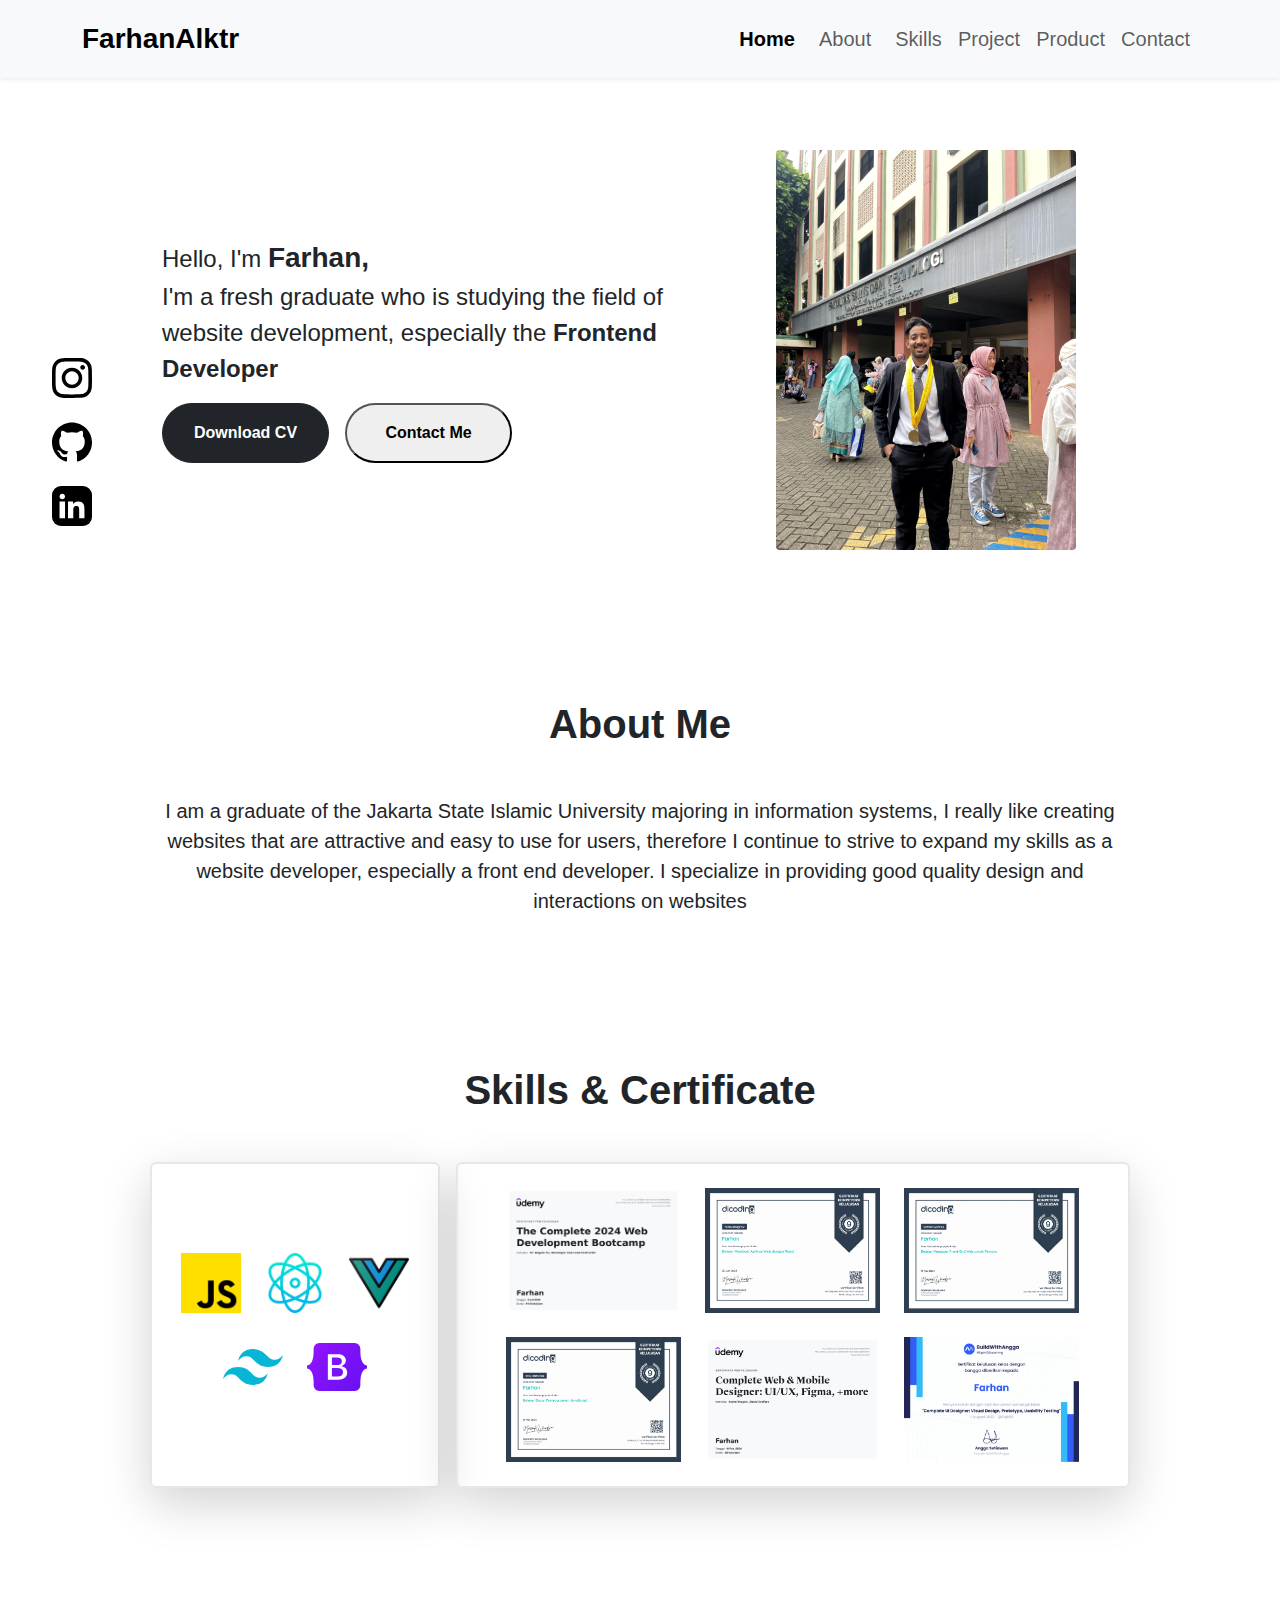
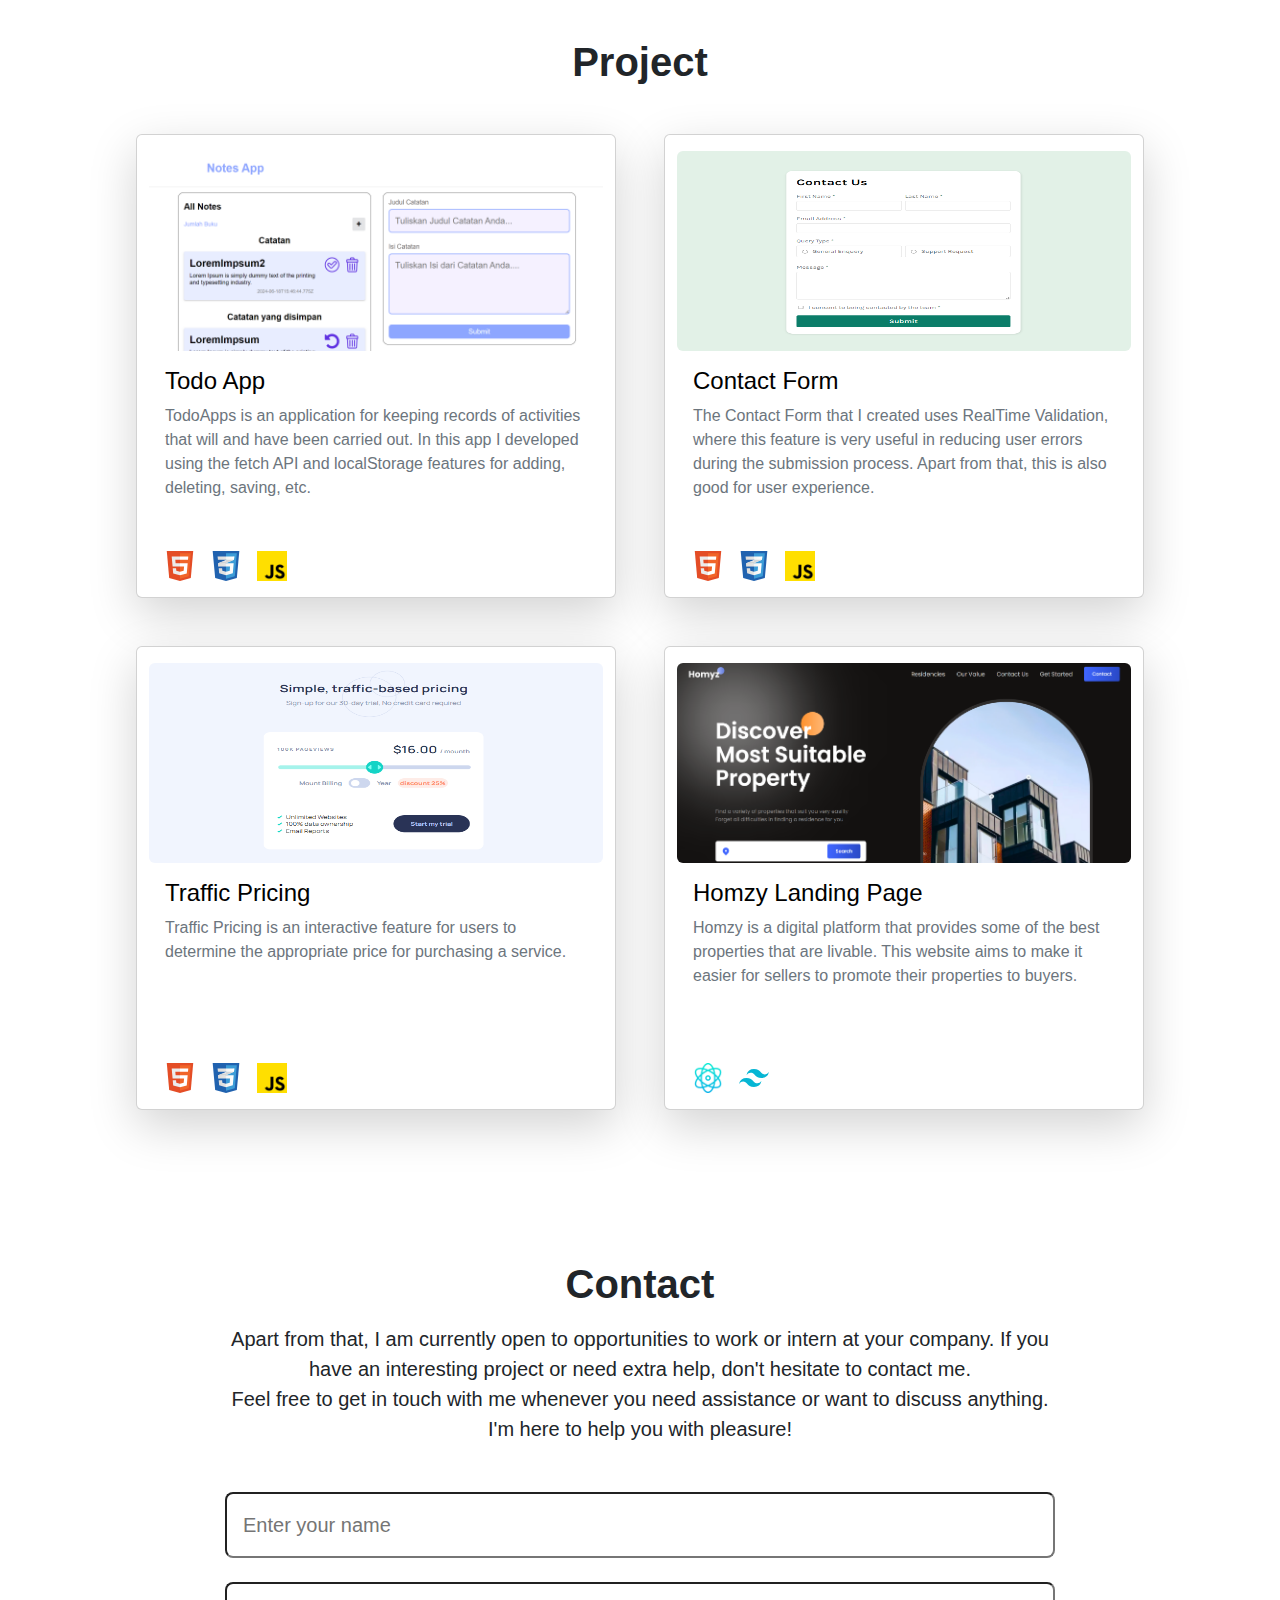
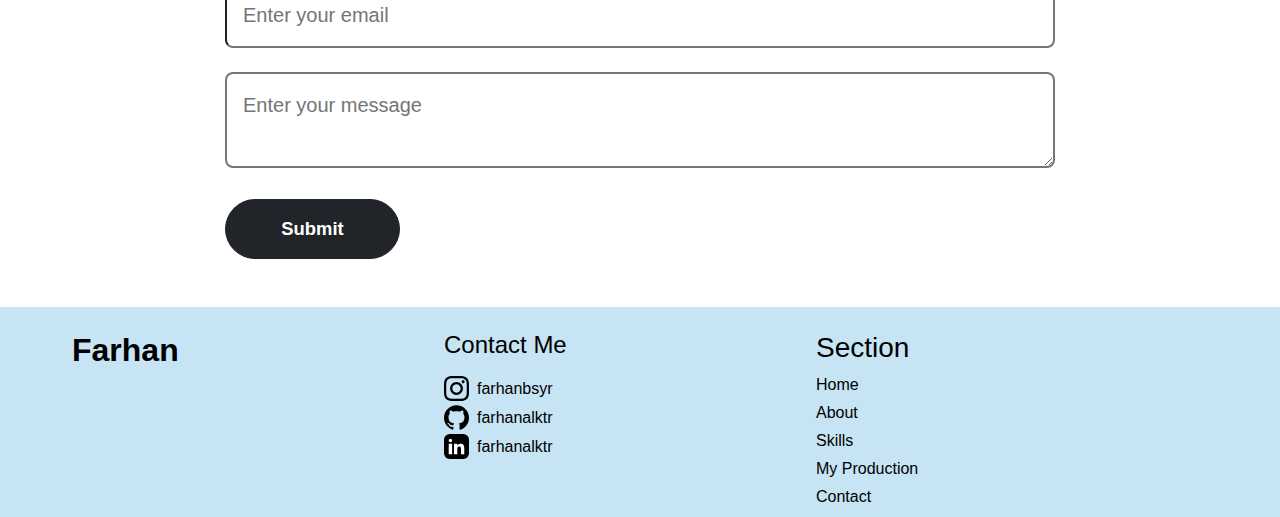
<file: index.html>
<!DOCTYPE html>
<html lang="en">
  <head>
    <meta charset="utf-8" />

    <meta name="viewport" content="width=device-width, initial-scale=1" />
    <title>Bootstrap w/ Vite</title>
    <link rel="stylesheet" href="./bootstrap-5.3.3-dist/css/bootstrap.css" />
    <link rel="stylesheet" href="style.css" />
    <script
      type="module"
      src="./bootstrap-5.3.3-dist/js/bootstrap.bundle.min.js"
    ></script>
  </head>
  <body>
    <header class="shadow-sm position-fixed z-3 top-0 w-100">
      <!-- navbar -->
      <nav class="navbar navbar-expand-md py-3 bg-body-tertiary">
        <div class="container-md">
          <!-- logo -->
          <a class="navbar-brand m-0 p-0 fw-bold fs-3" href="#">FarhanAlktr</a>
          <!-- toogler -->
          <button
            class="navbar-toggler px-0 shadow-none border-0"
            type="button"
            data-bs-toggle="offcanvas"
            data-bs-target="#offcanvasNavbar"
            aria-controls="offcanvasNavbar"
            aria-label="Toggle navigation"
          >
            <span class="navbar-toggler-icon"></span>
          </button>

          <!-- sidebtn -->
          <div
            class="sidebtn offcanvas m-0 offcanvas-start"
            tabindex="-1"
            id="offcanvasNavbar"
            aria-labelledby="offcanvasNavbarLabel"
          >
            <!-- sidebtn header -->
            <div class="offcanvas-header border-bottom">
              <h5
                class="offcanvas-title ps-2 fs-4 fw-semibold"
                id="offcanvasNavbarLabel"
              >
                FarhanAlktr
              </h5>
              <button
                type="button"
                class="btn-close btn-close-white shadow-none"
                data-bs-dismiss="offcanvas"
                aria-label="Close"
              ></button>
            </div>

            <!-- sidebtn body -->
            <div class="offcanvas-body">
              <ul
                class="navbar-nav fs-5 justify-content-md-end align-items-center flex-grow-1"
              >
                <li class="nav-item">
                  <a
                    class="nav-link fw-semibold active"
                    aria-current="page"
                    href="#"
                    >Home</a
                  >
                </li>
                <li class="nav-item mx-2">
                  <a class="nav-link" target="_self" href="#about">About</a>
                </li>
                <li class="nav-item">
                  <a class="nav-link" target="_self" href="#skills">Skills</a>
                </li>
                <li class="nav-item">
                  <a class="nav-link" target="_self" href="#project">Project</a>
                </li>
                <li class="nav-item">
                  <a class="nav-link" target="_blank" href="./productPage.html"
                    >Product</a
                  >
                </li>
                <li class="nav-item">
                  <a class="nav-link" target="_self" href="#contact">Contact</a>
                </li>
              </ul>
            </div>
          </div>
        </div>
      </nav>
    </header>
    <aside class="sidebar d-none d-md-flex z-3 position-fixed">
      <ul class="d-flex flex-column gap-4">
        <li>
          <a href="https://www.instagram.com/farhanbsyr/"
            ><img
              width="40px"
              height="40px"
              src="./assets/black-instagram-icon.svg"
              alt="instagram"
          /></a>
        </li>
        <li>
          <a href="https://github.com/farhanbsyr" target="_blank"
            ><img
              width="40px"
              height="40px"
              src="./assets/github-icon.svg"
              alt="github"
          /></a>
        </li>
        <li>
          <a target="_blank" href="https://www.linkedin.com/in/farhanalktr/"
            ><img
              width="40px"
              height="40px"
              src="./assets/linkedin-square-icon.svg"
              alt="linkedin"
          /></a>
        </li>
      </ul>
    </aside>
    <main class="my-5">
      <!-- profile -->
      <section
        id="profile"
        class="profile cobanih row d-flex flex-md-row flex-column-reverse gap-md-0 gap-4"
      >
        <div
          class="col-md-7 text-hero text-center text-md-start d-flex justify-content-center align-items-md-start align-items-center flex-column"
        >
          <p class="fs-4">
            Hello, I'm <span class="fs-3 fw-semibold">Farhan,</span> <br />
            I'm a fresh graduate who is studying the field of website
            development, especially the
            <span class="fs-4 fw-semibold">Frontend Developer</span>
          </p>
          <div
            class="btn-profile d-flex justify-content-center justify-content-md-start gap-3"
          >
            <a href="./assets/CV Farhan.pdf" target="_blank"
              ><button
                class="btn w-100 fw-semibold h-100 rounded-5 btn-md btn-dark"
              >
                Download CV
              </button></a
            >
            <a href="#contact" target="_self">
              <button
                class="btn-contacts btn-md fw-semibold w-100 h-100 rounded-5"
              >
                Contact Me
              </button>
            </a>
          </div>
        </div>
        <div class="col-md-5 p-0 d-flex justify-content-center">
          <div class="cobagambar">
            <img
              width="300"
              class="rounded-1"
              src="./assets/Farhan-W.jpeg"
              alt="Profile"
            />
          </div>
        </div>
      </section>

      <!-- about me -->
      <section id="about" class="about px-1">
        <div class="text-center fs-5">
          <h1 class="fw-semibold mb-5">About Me</h1>
          <p>
            I am a graduate of the Jakarta State Islamic University majoring in
            information systems, I really like creating websites that are
            attractive and easy to use for users, therefore I continue to strive
            to expand my skills as a website developer, especially a front end
            developer. I specialize in providing good quality design and
            interactions on websites
          </p>
        </div>
      </section>

      <!-- skills -->
      <section id="skills" class="">
        <div class="text-center mb-5">
          <h1 class="fw-semibold">Skills & Certificate</h1>
        </div>
        <div class="d-flex flex-column-reverse flex-lg-row gap-3">
          <div
            class="border-sec shadow-lg justify-content-center flex-wrap skill-sec text-center d-flex align-content-center gap-md-4 gap-2 rounded-2"
          >
            <img
              width="60px"
              height="60px"
              src="./assets/js (1).png"
              alt="Javascript"
            />

            <img
              src="./assets/physics.png"
              width="60px"
              height="60px"
              alt="ReactJS"
            />
            <img
              src="./assets/document.png"
              width="60px"
              height="60px"
              alt="VueJS"
            />
            <img
              src="./assets/tailwind-css-icon.svg"
              width="60px"
              height="60px"
              alt="Tailwindcss"
            />
            <img
              src="./assets/bootstrap-5-logo-icon.svg"
              width="60px"
              height="60px"
              alt="Bootsrap"
            />
          </div>

          <!-- sertif -->
          <div
            class="d-flex gap-md-4 gap-2 shadow-lg border-sec sertif-sec flex-wrap justify-content-center rounded-2"
          >
            <img
              src="./sertif/Sertifikat Udemy The Complete 2024 Web Development BootCamp.jpg"
              width="175px"
              height="125px"
              alt="Udemy Fullstack"
            />
            <img
              src="./sertif/SertifikatDicoding_React-1-1.png"
              width="175px"
              height="125px"
              alt="ReactJS"
            />
            <img
              src="./sertif/SertifikatDicodingFrontEnd-3-1.png"
              width="175px"
              height="125px"
              alt="Dicoding Front End 3"
            />
            <img
              src="./sertif/SertifikatDicoding_FrontEnd-2-1.png"
              width="175px"
              height="125px"
              alt="Dicoding Frontend 2"
            />
            <img
              src="./sertif/Sertifikat Udemy Complete Web dan Mobile Designer-1.png"
              width="175px"
              height="125px"
              alt="Udemy Complete Website"
            />
            <img
              src="./sertif/Sertiikat Kelas CompleteUIDesigner -Angga-1.png"
              width="175px"
              height="125px"
              alt="UI/UX"
            />
          </div>
        </div>
      </section>

      <!-- project -->
      <section id="project" class="mx-md-5 mx-2">
        <div class="text-center mb-5">
          <h1 class="fw-semibold">Project</h1>
        </div>
        <div class="card-project justify-content-center gap-5 row row-cols-2">
          <!-- card 1 -->
          <div class="card col shadow-lg" style="width: 30rem">
            <a
              target="_blank"
              href="https://notes-app-with-djl89gxy3-farhanbsyrs-projects.vercel.app/"
            >
              <div class="py-3">
                <div class="cardTop">
                  <img
                    src="./assets/todoApps.png"
                    height="200px"
                    width="300px"
                    class="card-img-top rounded-2 bg-cover"
                    alt="TodoApps"
                  />
                  <div class="card-body p-3">
                    <h5 class="card-title text-black fs-4">Todo App</h5>
                    <p class="card-text text-secondary text-start">
                      TodoApps is an application for keeping records of
                      activities that will and have been carried out. In this
                      app I developed using the fetch API and localStorage
                      features for adding, deleting, saving, etc.
                    </p>
                  </div>
                </div>
                <div class="icon-skills d-flex gap-3 px-3">
                  <img
                    src="./assets/html-icon.svg"
                    alt="html"
                    width="30px"
                    height="30px"
                  />
                  <img
                    src="./assets/css-icon.svg"
                    alt="html"
                    width="30px"
                    height="30px"
                  />
                  <img
                    src="./assets/js (1).png"
                    alt="html"
                    width="30px"
                    height="30px"
                  />
                </div>
              </div>
            </a>
          </div>

          <!-- card 2 -->
          <div class="card col shadow-lg" style="width: 30rem">
            <a href="https://contact-form-blush-phi.vercel.app/" target="_blank"
              ><div class="py-3">
                <div class="cardTop">
                  <img
                    src="./assets/Form-FrontendMentor.png"
                    height="200px"
                    width="300px"
                    class="card-img-top rounded-2 bg-cover"
                    alt="ContactForm"
                  />
                  <div class="card-body p-3">
                    <h5 class="card-title text-black fs-4">Contact Form</h5>
                    <p class="card-text text-secondary text-start">
                      The Contact Form that I created uses RealTime Validation,
                      where this feature is very useful in reducing user errors
                      during the submission process. Apart from that, this is
                      also good for user experience.
                    </p>
                  </div>
                </div>
                <div class="icon-skills d-flex gap-3 px-3">
                  <img
                    src="./assets/html-icon.svg"
                    alt="html"
                    width="30px"
                    height="30px"
                  />
                  <img
                    src="./assets/css-icon.svg"
                    alt="html"
                    width="30px"
                    height="30px"
                  />
                  <img
                    src="./assets/js (1).png"
                    alt="html"
                    width="30px"
                    height="30px"
                  />
                </div></div
            ></a>
          </div>

          <!-- card 3 -->
          <div class="card col shadow-lg" style="width: 30rem">
            <a
              href="https://interactive-pricing-hazel-alpha.vercel.app/"
              target="_blank"
            >
              <div class="py-3">
                <div class="cardTop">
                  <img
                    src="./assets/TrafficPricing.png"
                    height="200px"
                    width="300px"
                    class="card-img-top rounded-2 bg-cover"
                    alt="Interractive Pricing"
                  />
                  <div class="card-body p-3">
                    <h5 class="card-title text-black fs-4">Traffic Pricing</h5>
                    <p class="card-text text-secondary text-start">
                      Traffic Pricing is an interactive feature for users to
                      determine the appropriate price for purchasing a service.
                    </p>
                  </div>
                </div>
                <div class="icon-skills d-flex gap-3 px-3">
                  <img
                    src="./assets/html-icon.svg"
                    alt="html"
                    width="30px"
                    height="30px"
                  />
                  <img
                    src="./assets/css-icon.svg"
                    alt="html"
                    width="30px"
                    height="30px"
                  />
                  <img
                    src="./assets/js (1).png"
                    alt="html"
                    width="30px"
                    height="30px"
                  />
                </div>
              </div>
            </a>
          </div>

          <!-- card 4 -->
          <div class="card col shadow-lg" style="width: 30rem">
            <a
              href="https://github.com/farhanbsyr/Homzy-Real-Estate.git"
              target="_blank"
            >
              <div class="py-3">
                <div class="cardTop">
                  <img
                    src="./assets/homzy.png"
                    height="200px"
                    width="300px"
                    class="card-img-top rounded-2 bg-cover"
                    alt="Homzy Website"
                  />
                  <div class="card-body p-3">
                    <h5 class="card-title text-black fs-4">
                      Homzy Landing Page
                    </h5>
                    <p class="card-text text-secondary text-start">
                      Homzy is a digital platform that provides some of the best
                      properties that are livable. This website aims to make it
                      easier for sellers to promote their properties to buyers.
                    </p>
                  </div>
                </div>
                <div class="icon-skills d-flex gap-3 px-3">
                  <img
                    src="./assets/physics.png"
                    alt="ReactJS"
                    width="30px"
                    height="30px"
                  />
                  <img
                    src="./assets/tailwind-css-icon.svg"
                    alt="Tailwindcss"
                    width="30px"
                    height="30px"
                  />
                </div>
              </div>
            </a>
          </div>
        </div>
      </section>

      <!-- contact -->
      <section id="contact">
        <div class="contact-container">
          <div class="text-center mb-5">
            <h1 class="fw-semibold mb-3">Contact</h1>
            <p>
              Apart from that, I am currently open to opportunities to work or
              intern at your company. If you have an interesting project or need
              extra help, don't hesitate to contact me.
              <br />
              Feel free to get in touch with me whenever you need assistance or
              want to discuss anything. I'm here to help you with pleasure!
            </p>
          </div>
          <div class="contact">
            <form target="_blank" class="d-flex flex-column gap-4">
              <label for="username">
                <input
                  name="username"
                  id="username"
                  type="text"
                  placeholder="Enter your name"
                  class="py-3 fs-5 w-100 px-3 rounded-3"
                />
              </label>
              <label for="email">
                <input
                  name="email"
                  id="email"
                  type="text"
                  placeholder="Enter your email"
                  class="py-3 w-100 fs-5 px-3 rounded-3"
                />
              </label>
              <label for="message">
                <textarea
                  name="message"
                  id="message"
                  placeholder="Enter your message"
                  class="rounded-3 w-100 border-2 py-3 fs-5 px-3"
                ></textarea>
              </label>

              <div class="form-btn">
                <button
                  type="submit"
                  class="btn fw-semibold h-100 rounded-5 btn-dark"
                >
                  Submit
                </button>
              </div>
            </form>
          </div>
        </div>
      </section>
    </main>

    <!-- footer -->
    <footer id="footer" class="text-black">
      <div class="mx-md-5 mx-1 row container-md pt-4 pb-2">
        <div class="col">
          <h1 class="fs-2 fw-semibold">Farhan</h1>
        </div>
        <div class="col">
          <h1 class="fs-4 mb-3">Contact Me</h1>
          <ul class="d-flex p-0 flex-column gap-1">
            <a target="_blank" href="https://www.instagram.com/farhanbsyr/">
              <li class="d-flex g-3 align-content-center gap-2">
                <img
                  src="./assets/black-instagram-icon.svg"
                  width="25px"
                  height="25px"
                  alt="instagram"
                />
                <p class="m-0 text-black">farhanbsyr</p>
              </li>
            </a>
            <a target="_blank" href="https://github.com/farhanbsyr">
              <li class="d-flex g-3 align-content-center gap-2">
                <img
                  src="./assets/github-icon.svg"
                  width="25px"
                  height="25px"
                  alt="github"
                />
                <p class="m-0 text-black">farhanalktr</p>
              </li>
            </a>
            <a target="_blank" href="https://www.linkedin.com/in/farhanalktr/">
              <li class="d-flex g-3 align-content-center gap-2">
                <img
                  src="./assets/linkedin-square-icon.svg"
                  width="25px"
                  height="25px"
                  alt="linkedin"
                />
                <p class="m-0 text-black">farhanalktr</p>
              </li>
            </a>
          </ul>
        </div>
        <div class="col">
          <h1 class="fs-3 mb-2">Section</h1>
          <ul class="d-flex p-0 m-0 flex-column gap-1">
            <a href="#" target="_self"><li>Home</li></a>
            <a href="#home" target="_self"><li>About</li></a>
            <a href="#skills" target="_self"><li>Skills</li></a>
            <a href="./productPage.html" target="_self"
              ><li>My Production</li></a
            >
            <a href="#contact" target="_self"><li>Contact</li></a>
          </ul>
        </div>
      </div>
    </footer>
  </body>
</html>
</file>
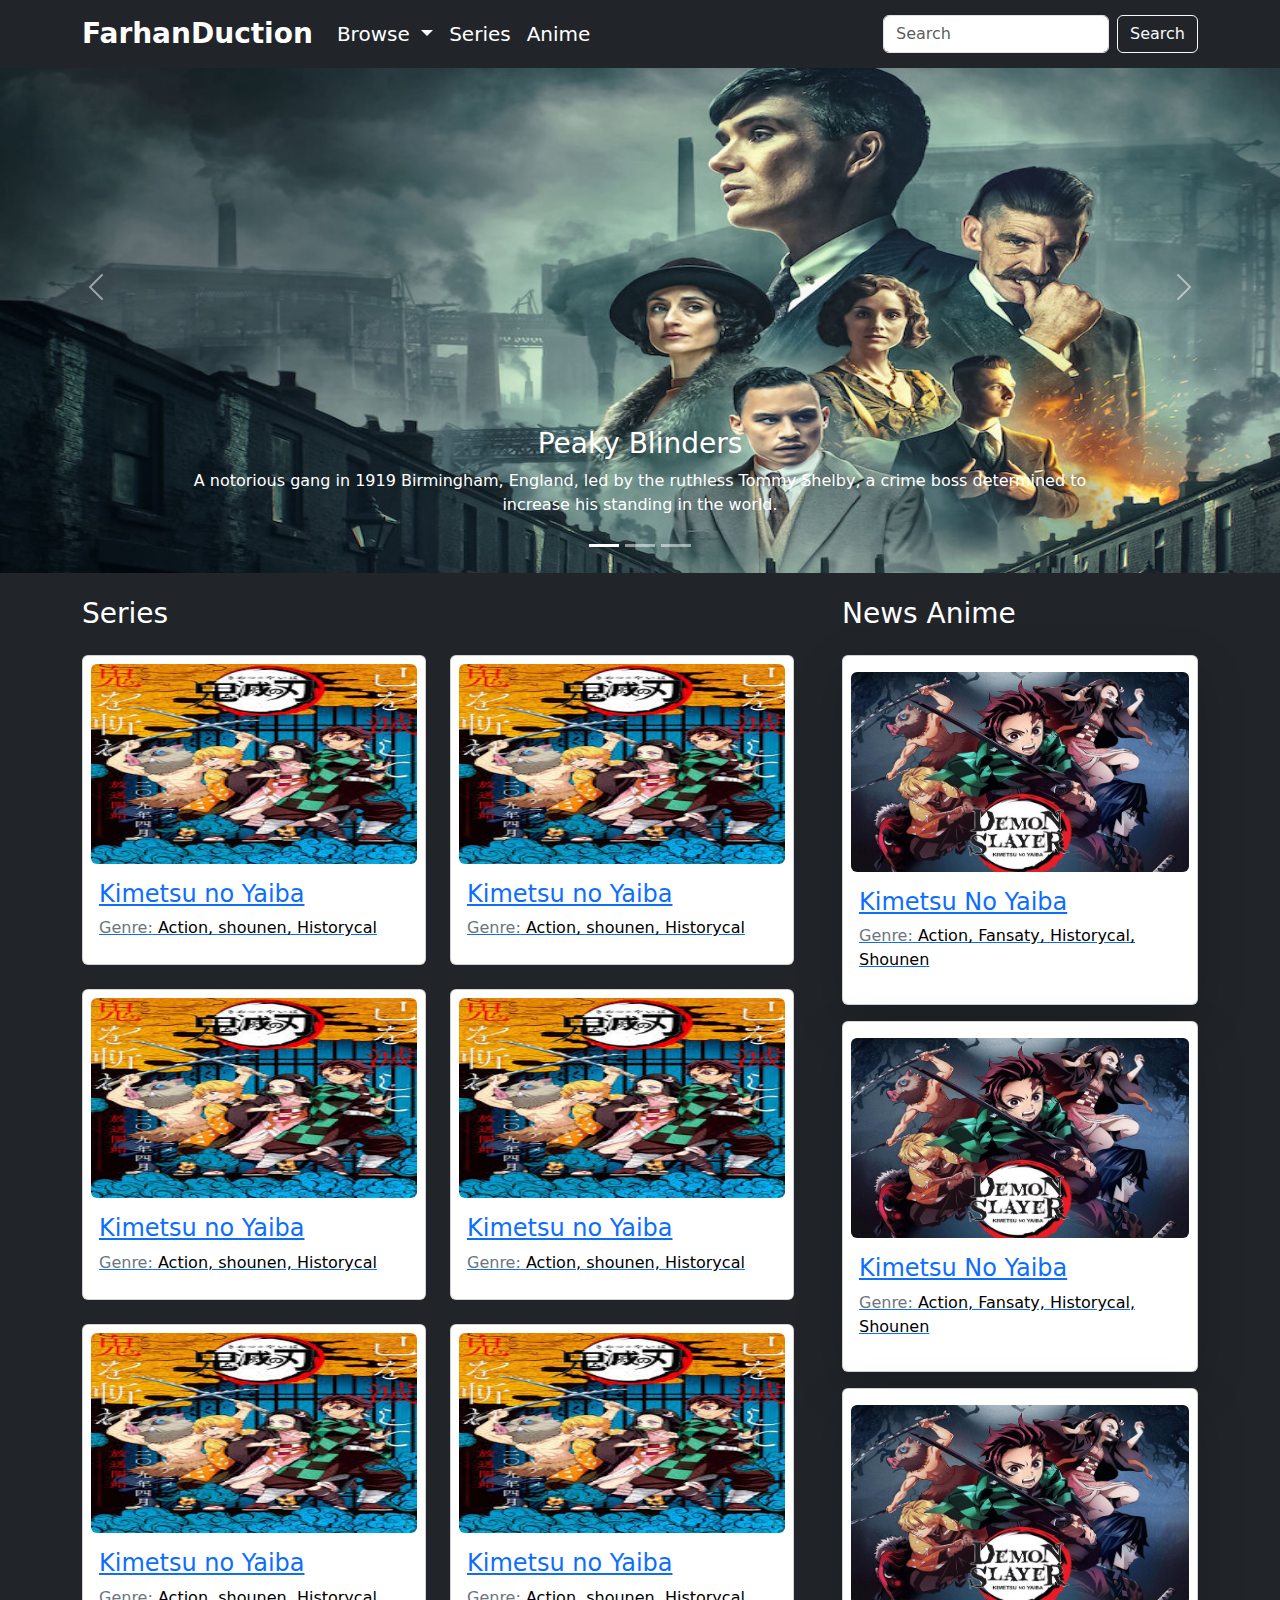
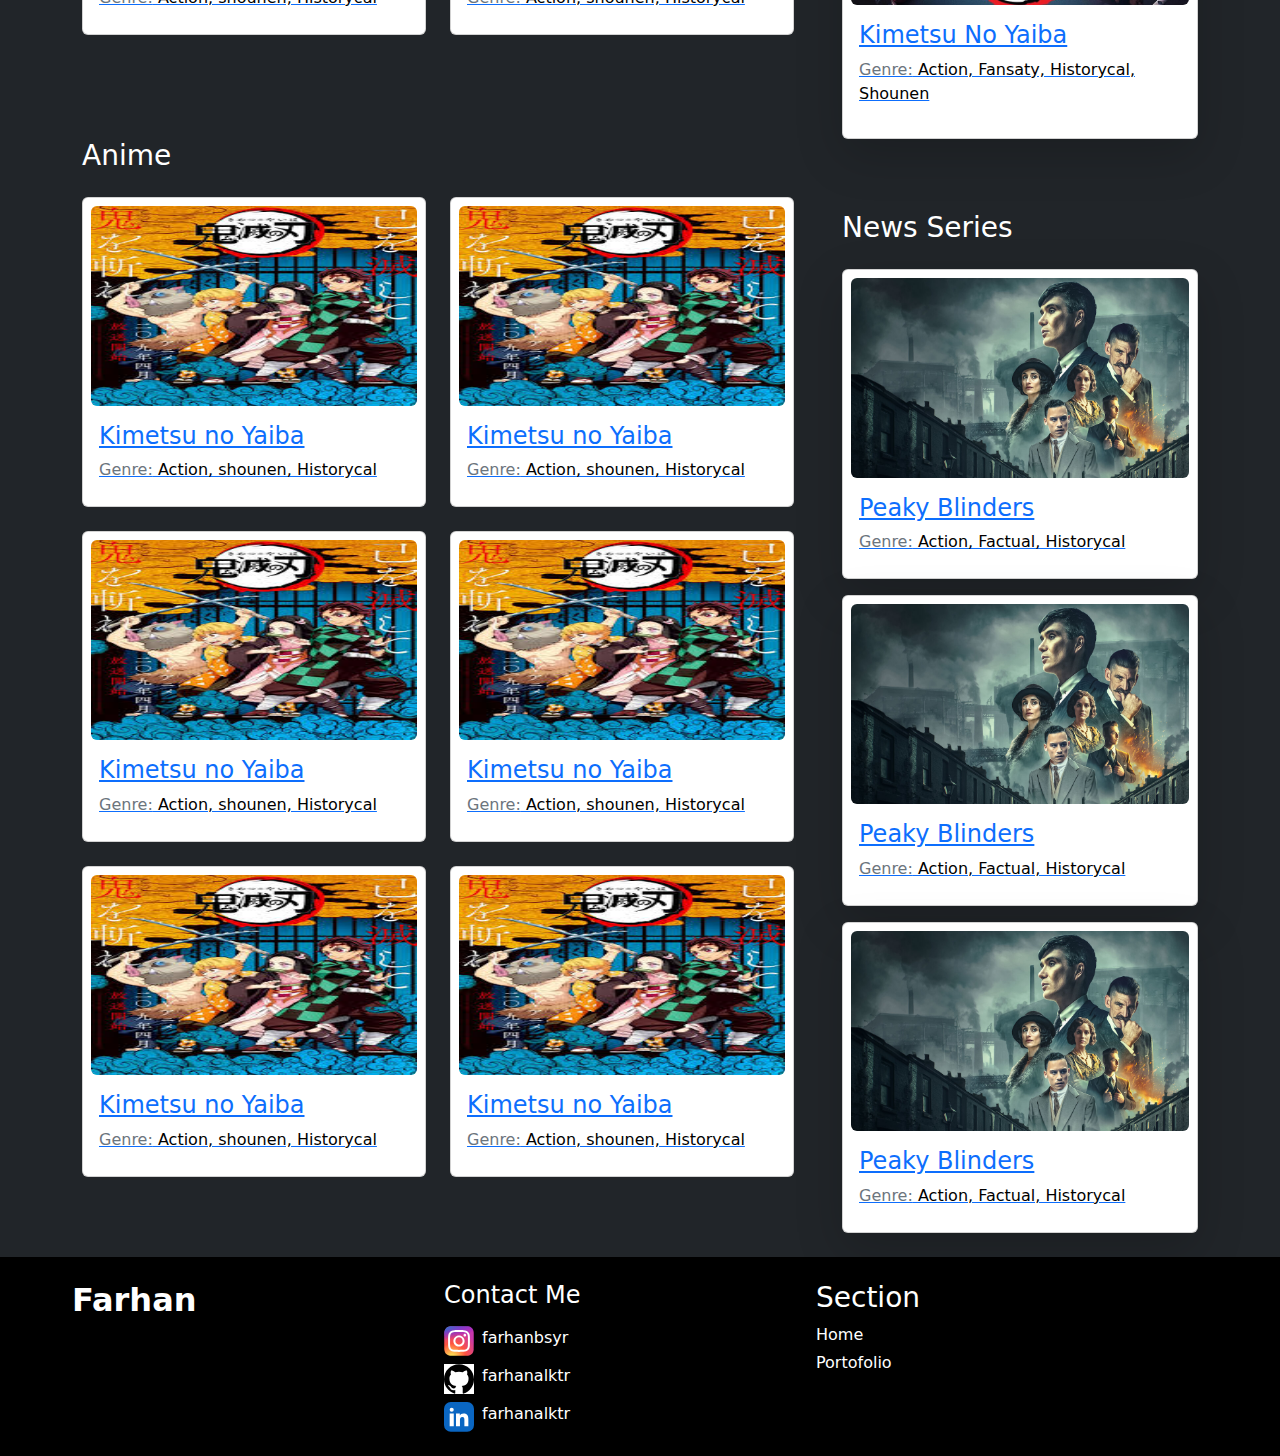
<file: productPage.html>
<!DOCTYPE html>
<html lang="en">
  <head>
    <meta charset="utf-8" />
    <meta name="viewport" content="width=device-width, initial-scale=1" />
    <title>Bootstcoba</title>
    <link rel="stylesheet" href="./bootstrap-5.3.3-dist/css/bootstrap.css" />
    <link rel="stylesheet" href="./productPage.css" />
    <script
      type="module"
      src="./bootstrap-5.3.3-dist/js/bootstrap.bundle.min.js"
    ></script>
  </head>
  <body class="bg-dark">
    <header class="position-fixed z-3 w-100">
      <nav class="navbar navbar-expand-lg bg-dark">
        <div class="container">
          <a class="navbar-brand text-white fw-semibold fs-3" href="#"
            >FarhanDuction</a
          >
          <button
            class="navbar-toggler"
            type="button"
            data-bs-toggle="collapse"
            data-bs-target="#navbarSupportedContent"
            aria-controls="navbarSupportedContent"
            aria-expanded="false"
            aria-label="Toggle navigation"
          >
            <span class="navbar-toggler-icon"></span>
          </button>
          <div class="collapse navbar-collapse" id="navbarSupportedContent">
            <ul class="navbar-nav me-auto mb-2 mb-lg-0">
              <li class="nav-item dropdown">
                <a
                  class="nav-link text-white fs-5 dropdown-toggle"
                  href="#"
                  role="button"
                  data-bs-toggle="dropdown"
                  aria-expanded="false"
                >
                  Browse
                </a>
                <ul class="dropdown-menu">
                  <li><a class="dropdown-item" href="#">All News</a></li>
                  <li><a class="dropdown-item" href="#">All Anime</a></li>
                  <li>
                    <a class="dropdown-item" href="#">All Series</a>
                  </li>
                </ul>
              </li>
              <li class="nav-item">
                <a class="nav-link text-white fs-5" aria-current="page" href="#"
                  >Series</a
                >
              </li>
              <li class="nav-item">
                <a class="nav-link text-white fs-5" href="#">Anime</a>
              </li>
            </ul>
            <form class="d-flex" role="search">
              <input
                class="form-control me-2"
                type="search"
                placeholder="Search"
                aria-label="Search"
              />
              <button class="btn btn-outline-light" type="submit">
                Search
              </button>
            </form>
          </div>
        </div>
      </nav>
    </header>

    <main>
      <!-- coursel -->
      <div id="carouselExampleCaptions" class="carousel pt-5 slide">
        <div class="carousel-indicators">
          <button
            type="button"
            data-bs-target="#carouselExampleCaptions"
            data-bs-slide-to="0"
            class="active"
            aria-current="true"
            aria-label="Slide 1"
          ></button>
          <button
            type="button"
            data-bs-target="#carouselExampleCaptions"
            data-bs-slide-to="1"
            aria-label="Slide 2"
          ></button>
          <button
            type="button"
            data-bs-target="#carouselExampleCaptions"
            data-bs-slide-to="2"
            aria-label="Slide 3"
          ></button>
        </div>
        <div class="carousel-inner">
          <div class="carousel-item active">
            <img
              src="./assets/peakyBlinders.jpg"
              class="d-block slider-img w-100"
              alt="Peaky Blinders"
              height="525px"
            />
            <div class="carousel-caption d-none d-md-block">
              <h3>Peaky Blinders</h3>
              <p>
                A notorious gang in 1919 Birmingham, England, led by the
                ruthless Tommy Shelby, a crime boss determined to increase his
                standing in the world.
              </p>
            </div>
          </div>
          <div class="carousel-item">
            <img
              src="./assets/kimetsu (1).jpg"
              class="d-block slider-img w-100"
              alt="Demon Slayer"
              height="525px"
            />
            <div class="carousel-caption d-none d-md-block">
              <h3>Kimetsu no Yaiba: Demon Slayer</h3>
              <p>
                This is the Taisho Period in Japan. Tanjiro, a kind-hearted boy
                who makes a living selling charcoal, finds his family
                slaughtered by demons. Even worse, his little sister Nezuko.
              </p>
            </div>
          </div>
          <div class="carousel-item">
            <img
              src="./assets/moneyheist (1).jpg"
              class="d-block slider-img w-100"
              alt="Money Heist"
              height="525px"
            />
            <div class="carousel-caption d-none d-md-block">
              <h3>Money Heist</h3>
              <p>
                8 thieves take hostages and lock themselves in the Spanish Mint,
                while the mastermind outsmarts the police so he can carry out
                his plan.
              </p>
            </div>
          </div>
        </div>
        <button
          class="carousel-control-prev"
          type="button"
          data-bs-target="#carouselExampleCaptions"
          data-bs-slide="prev"
        >
          <span class="carousel-control-prev-icon" aria-hidden="true"></span>
          <span class="visually-hidden">Previous</span>
        </button>
        <button
          class="carousel-control-next"
          type="button"
          data-bs-target="#carouselExampleCaptions"
          data-bs-slide="next"
        >
          <span class="carousel-control-next-icon" aria-hidden="true"></span>
          <span class="visually-hidden">Next</span>
        </button>
      </div>

      <!-- content -->
      <div class="container">
        <div class="content justify-content-between h-100 row">
          <div class="series row col-8">
            <div class="d-flex flex-column gap-4 pt-4">
              <div class="main-content">
                <h3 class="text-white m-0">Series</h3>
              </div>
              <!-- 1 -->
              <div
                class="card-content-list d-flex justify-content-between flex-row gap-4"
              >
                <!-- 1 -->
                <div class="col card h-0">
                  <a target="_self" href="#">
                    <div class="py-2">
                      <div class="cardTop">
                        <div class="card-img px-2">
                          <img
                            src="./assets/kimetsuyaiba.jpg"
                            height="200px"
                            class="card-img-top rounded-2 bg-cover"
                            alt="Kimetsu no yaiba"
                          />
                        </div>

                        <div class="card-body p-3">
                          <h5 class="card-title fs-4">Kimetsu no Yaiba</h5>
                          <p class="card-text text-black text-start">
                            <span class="text-secondary">Genre:</span> Action,
                            shounen, Historycal
                          </p>
                        </div>
                      </div>
                    </div>
                  </a>
                </div>

                <!-- 2 -->
                <div class="col card h-0">
                  <a target="_self" href="#">
                    <div class="py-2">
                      <div class="cardTop">
                        <div class="card-img px-2">
                          <img
                            src="./assets/kimetsuyaiba.jpg"
                            height="200px"
                            class="card-img-top rounded-2 bg-cover"
                            alt="Kimetsu no yaiba"
                          />
                        </div>

                        <div class="card-body p-3">
                          <h5 class="card-title fs-4">Kimetsu no Yaiba</h5>
                          <p class="card-text text-black text-start">
                            <span class="text-secondary">Genre:</span> Action,
                            shounen, Historycal
                          </p>
                        </div>
                      </div>
                    </div>
                  </a>
                </div>
              </div>

              <!-- 2 -->
              <div
                class="card-content-list d-flex justify-content-between flex-row gap-4"
              >
                <!-- 1 -->
                <div class="col card h-0">
                  <a target="_self" href="#">
                    <div class="py-2">
                      <div class="cardTop">
                        <div class="card-img px-2">
                          <img
                            src="./assets/kimetsuyaiba.jpg"
                            height="200px"
                            class="card-img-top rounded-2 bg-cover"
                            alt="Kimetsu no yaiba"
                          />
                        </div>

                        <div class="card-body p-3">
                          <h5 class="card-title fs-4">Kimetsu no Yaiba</h5>
                          <p class="card-text text-black text-start">
                            <span class="text-secondary">Genre:</span> Action,
                            shounen, Historycal
                          </p>
                        </div>
                      </div>
                    </div>
                  </a>
                </div>

                <!-- 2 -->
                <div class="col card h-0">
                  <a target="_self" href="#">
                    <div class="py-2">
                      <div class="cardTop">
                        <div class="card-img px-2">
                          <img
                            src="./assets/kimetsuyaiba.jpg"
                            height="200px"
                            class="card-img-top rounded-2 bg-cover"
                            alt="Kimetsu no yaiba"
                          />
                        </div>

                        <div class="card-body p-3">
                          <h5 class="card-title fs-4">Kimetsu no Yaiba</h5>
                          <p class="card-text text-black text-start">
                            <span class="text-secondary">Genre:</span> Action,
                            shounen, Historycal
                          </p>
                        </div>
                      </div>
                    </div>
                  </a>
                </div>
              </div>

              <div
                class="card-content-list d-flex justify-content-between flex-row gap-4"
              >
                <!-- 1 -->
                <div class="col card h-0">
                  <a target="_self" href="#">
                    <div class="py-2">
                      <div class="cardTop">
                        <div class="card-img px-2">
                          <img
                            src="./assets/kimetsuyaiba.jpg"
                            height="200px"
                            class="card-img-top rounded-2 bg-cover"
                            alt="Kimetsu no yaiba"
                          />
                        </div>

                        <div class="card-body p-3">
                          <h5 class="card-title fs-4">Kimetsu no Yaiba</h5>
                          <p class="card-text text-black text-start">
                            <span class="text-secondary">Genre:</span> Action,
                            shounen, Historycal
                          </p>
                        </div>
                      </div>
                    </div>
                  </a>
                </div>

                <!-- 2 -->
                <div class="col card h-0">
                  <a target="_self" href="#">
                    <div class="py-2">
                      <div class="cardTop">
                        <div class="card-img px-2">
                          <img
                            src="./assets/kimetsuyaiba.jpg"
                            height="200px"
                            class="card-img-top rounded-2 bg-cover"
                            alt="Kimetsu no yaiba"
                          />
                        </div>

                        <div class="card-body p-3">
                          <h5 class="card-title fs-4">Kimetsu no Yaiba</h5>
                          <p class="card-text text-black text-start">
                            <span class="text-secondary">Genre:</span> Action,
                            shounen, Historycal
                          </p>
                        </div>
                      </div>
                    </div>
                  </a>
                </div>
              </div>

              <!-- 1 -->
            </div>

            <div class="d-flex flex-column gap-4 pt-4">
              <div class="main-content">
                <h3 class="text-white m-0">Anime</h3>
              </div>
              <!-- 1 -->
              <div
                class="card-content-list d-flex justify-content-between flex-row gap-4"
              >
                <!-- 1 -->
                <div class="col card h-0">
                  <a target="_self" href="#">
                    <div class="py-2">
                      <div class="cardTop">
                        <div class="card-img px-2">
                          <img
                            src="./assets/kimetsuyaiba.jpg"
                            height="200px"
                            class="card-img-top rounded-2 bg-cover"
                            alt="Kimetsu no yaiba"
                          />
                        </div>

                        <div class="card-body p-3">
                          <h5 class="card-title fs-4">Kimetsu no Yaiba</h5>
                          <p class="card-text text-black text-start">
                            <span class="text-secondary">Genre:</span> Action,
                            shounen, Historycal
                          </p>
                        </div>
                      </div>
                    </div>
                  </a>
                </div>

                <!-- 2 -->
                <div class="col card h-0">
                  <a target="_self" href="#">
                    <div class="py-2">
                      <div class="cardTop">
                        <div class="card-img px-2">
                          <img
                            src="./assets/kimetsuyaiba.jpg"
                            height="200px"
                            class="card-img-top rounded-2 bg-cover"
                            alt="Kimetsu no yaiba"
                          />
                        </div>

                        <div class="card-body p-3">
                          <h5 class="card-title fs-4">Kimetsu no Yaiba</h5>
                          <p class="card-text text-black text-start">
                            <span class="text-secondary">Genre:</span> Action,
                            shounen, Historycal
                          </p>
                        </div>
                      </div>
                    </div>
                  </a>
                </div>
              </div>

              <!-- 2 -->
              <div
                class="card-content-list d-flex justify-content-between flex-row gap-4"
              >
                <!-- 1 -->
                <div class="col card h-0">
                  <a target="_self" href="#">
                    <div class="py-2">
                      <div class="cardTop">
                        <div class="card-img px-2">
                          <img
                            src="./assets/kimetsuyaiba.jpg"
                            height="200px"
                            class="card-img-top rounded-2 bg-cover"
                            alt="Kimetsu no yaiba"
                          />
                        </div>

                        <div class="card-body p-3">
                          <h5 class="card-title fs-4">Kimetsu no Yaiba</h5>
                          <p class="card-text text-black text-start">
                            <span class="text-secondary">Genre:</span> Action,
                            shounen, Historycal
                          </p>
                        </div>
                      </div>
                    </div>
                  </a>
                </div>

                <!-- 2 -->
                <div class="col card h-0">
                  <a target="_self" href="#">
                    <div class="py-2">
                      <div class="cardTop">
                        <div class="card-img px-2">
                          <img
                            src="./assets/kimetsuyaiba.jpg"
                            height="200px"
                            class="card-img-top rounded-2 bg-cover"
                            alt="Kimetsu no yaiba"
                          />
                        </div>

                        <div class="card-body p-3">
                          <h5 class="card-title fs-4">Kimetsu no Yaiba</h5>
                          <p class="card-text text-black text-start">
                            <span class="text-secondary">Genre:</span> Action,
                            shounen, Historycal
                          </p>
                        </div>
                      </div>
                    </div>
                  </a>
                </div>
              </div>

              <div
                class="card-content-list d-flex justify-content-between flex-row gap-4"
              >
                <!-- 1 -->
                <div class="col card h-0">
                  <a target="_self" href="#">
                    <div class="py-2">
                      <div class="cardTop">
                        <div class="card-img px-2">
                          <img
                            src="./assets/kimetsuyaiba.jpg"
                            height="200px"
                            class="card-img-top rounded-2 bg-cover"
                            alt="Kimetsu no yaiba"
                          />
                        </div>

                        <div class="card-body p-3">
                          <h5 class="card-title fs-4">Kimetsu no Yaiba</h5>
                          <p class="card-text text-black text-start">
                            <span class="text-secondary">Genre:</span> Action,
                            shounen, Historycal
                          </p>
                        </div>
                      </div>
                    </div>
                  </a>
                </div>

                <!-- 2 -->
                <div class="col card h-0">
                  <a target="_self" href="#">
                    <div class="py-2">
                      <div class="cardTop">
                        <div class="card-img px-2">
                          <img
                            src="./assets/kimetsuyaiba.jpg"
                            height="200px"
                            class="card-img-top rounded-2 bg-cover"
                            alt="Kimetsu no yaiba"
                          />
                        </div>

                        <div class="card-body p-3">
                          <h5 class="card-title fs-4">Kimetsu no Yaiba</h5>
                          <p class="card-text text-black text-start">
                            <span class="text-secondary">Genre:</span> Action,
                            shounen, Historycal
                          </p>
                        </div>
                      </div>
                    </div>
                  </a>
                </div>
              </div>
            </div>
          </div>

          <!-- aside -->
          <aside class="d-flex flex-column gap-4 justify-content-center col-4">
            <!-- anime -->
            <div class="news-series py-4">
              <div class="sub-title-news text-white mb-4">
                <h3>News Anime</h3>
              </div>
              <div class="card-list d-flex flex-column gap-3">
                <div class="card col shadow-lg">
                  <a
                    target="_blank"
                    href="https://notes-app-with-djl89gxy3-farhanbsyrs-projects.vercel.app/"
                  >
                    <div class="py-3">
                      <div class="cardTop">
                        <div class="card-img px-2">
                          <img
                            src="./assets/Demonslaye.jpeg"
                            height="200px"
                            width="300px"
                            class="card-img-top rounded-2 bg-cover"
                            alt="TodoApps"
                          />
                        </div>

                        <div class="card-body p-3">
                          <h5 class="card-title fs-4">Kimetsu No Yaiba</h5>
                          <p class="card-text text-black text-start">
                            <span class="text-secondary">Genre:</span> Action,
                            Fansaty, Historycal, Shounen
                          </p>
                        </div>
                      </div>
                    </div>
                  </a>
                </div>
                <div class="card col shadow-lg">
                  <a
                    target="_blank"
                    href="https://notes-app-with-djl89gxy3-farhanbsyrs-projects.vercel.app/"
                  >
                    <div class="py-3">
                      <div class="cardTop">
                        <div class="card-img px-2">
                          <img
                            src="./assets/Demonslaye.jpeg"
                            height="200px"
                            width="300px"
                            class="card-img-top rounded-2 bg-cover"
                            alt="TodoApps"
                          />
                        </div>

                        <div class="card-body p-3">
                          <h5 class="card-title fs-4">Kimetsu No Yaiba</h5>
                          <p class="card-text text-black text-start">
                            <span class="text-secondary">Genre:</span> Action,
                            Fansaty, Historycal, Shounen
                          </p>
                        </div>
                      </div>
                    </div>
                  </a>
                </div>
                <div class="card col shadow-lg">
                  <a
                    target="_blank"
                    href="https://notes-app-with-djl89gxy3-farhanbsyrs-projects.vercel.app/"
                  >
                    <div class="py-3">
                      <div class="cardTop">
                        <div class="card-img px-2">
                          <img
                            src="./assets/Demonslaye.jpeg"
                            height="200px"
                            width="300px"
                            class="card-img-top rounded-2 bg-cover"
                            alt="TodoApps"
                          />
                        </div>

                        <div class="card-body p-3">
                          <h5 class="card-title fs-4">Kimetsu No Yaiba</h5>
                          <p class="card-text text-black text-start">
                            <span class="text-secondary">Genre:</span> Action,
                            Fansaty, Historycal, Shounen
                          </p>
                        </div>
                      </div>
                    </div>
                  </a>
                </div>
              </div>
            </div>

            <!-- serius -->
            <div class="news-series py-4">
              <div class="sub-title-news text-white mb-4">
                <h3>News Series</h3>
              </div>
              <div class="card-list d-flex flex-column gap-3">
                <div class="card col shadow-lg">
                  <a target="_self" href="#">
                    <div class="py-2">
                      <div class="cardTop">
                        <div class="card-img px-2">
                          <img
                            src="./assets/peakyBlinders.jpg"
                            height="200px"
                            width="300px"
                            class="card-img-top rounded-2 bg-cover"
                            alt="TodoApps"
                          />
                        </div>

                        <div class="card-body p-3">
                          <h5 class="card-title fs-4">Peaky Blinders</h5>
                          <p class="card-text text-black text-start">
                            <span class="text-secondary">Genre:</span> Action,
                            Factual, Historycal
                          </p>
                        </div>
                      </div>
                    </div>
                  </a>
                </div>
                <div class="card col shadow-lg">
                  <a target="_self" href="#">
                    <div class="py-2">
                      <div class="cardTop">
                        <div class="card-img px-2">
                          <img
                            src="./assets/peakyBlinders.jpg"
                            height="200px"
                            width="300px"
                            class="card-img-top rounded-2 bg-cover"
                            alt="TodoApps"
                          />
                        </div>

                        <div class="card-body p-3">
                          <h5 class="card-title fs-4">Peaky Blinders</h5>
                          <p class="card-text text-black text-start">
                            <span class="text-secondary">Genre:</span> Action,
                            Factual, Historycal
                          </p>
                        </div>
                      </div>
                    </div>
                  </a>
                </div>
                <div class="card col shadow-lg">
                  <a target="_self" href="#">
                    <div class="py-2">
                      <div class="cardTop">
                        <div class="card-img px-2">
                          <img
                            src="./assets/peakyBlinders.jpg"
                            height="200px"
                            width="300px"
                            class="card-img-top rounded-2 bg-cover"
                            alt="TodoApps"
                          />
                        </div>

                        <div class="card-body p-3">
                          <h5 class="card-title fs-4">Peaky Blinders</h5>
                          <p class="card-text text-black text-start">
                            <span class="text-secondary">Genre:</span> Action,
                            Factual, Historycal
                          </p>
                        </div>
                      </div>
                    </div>
                  </a>
                </div>
              </div>
            </div>
          </aside>
        </div>
      </div>
    </main>

    <footer id="footer" class="text-white bg-black">
      <div class="mx-5 row container-md pt-4 pb-2">
        <div class="col">
          <h1 class="fs-2 fw-semibold">Farhan</h1>
        </div>
        <div class="col">
          <h1 class="fs-4 mb-3">Contact Me</h1>
          <ul class="d-flex p-0 flex-column gap-2">
            <a target="_blank" href="https://www.instagram.com/farhanbsyr/">
              <li class="d-flex g-3 align-content-center gap-2">
                <svg
                  class="coba"
                  xmlns="http://www.w3.org/2000/svg"
                  xmlns:xlink="http://www.w3.org/1999/xlink"
                  viewBox="0 0 132.004 132"
                >
                  <defs>
                    <linearGradient id="b">
                      <stop offset="0" stop-color="#3771c8" />
                      <stop stop-color="#3771c8" offset=".128" />
                      <stop offset="1" stop-color="#60f" stop-opacity="0" />
                    </linearGradient>
                    <linearGradient id="a">
                      <stop offset="0" stop-color="#fd5" />
                      <stop offset=".1" stop-color="#fd5" />
                      <stop offset=".5" stop-color="#ff543e" />
                      <stop offset="1" stop-color="#c837ab" />
                    </linearGradient>
                    <radialGradient
                      id="c"
                      cx="158.429"
                      cy="578.088"
                      r="65"
                      xlink:href="#a"
                      gradientUnits="userSpaceOnUse"
                      gradientTransform="matrix(0 -1.98198 1.8439 0 -1031.402 454.004)"
                      fx="158.429"
                      fy="578.088"
                    />
                    <radialGradient
                      id="d"
                      cx="147.694"
                      cy="473.455"
                      r="65"
                      xlink:href="#b"
                      gradientUnits="userSpaceOnUse"
                      gradientTransform="matrix(.17394 .86872 -3.5818 .71718 1648.348 -458.493)"
                      fx="147.694"
                      fy="473.455"
                    />
                  </defs>
                  <path
                    fill="url(#c)"
                    d="M65.03 0C37.888 0 29.95.028 28.407.156c-5.57.463-9.036 1.34-12.812 3.22-2.91 1.445-5.205 3.12-7.47 5.468C4 13.126 1.5 18.394.595 24.656c-.44 3.04-.568 3.66-.594 19.188-.01 5.176 0 11.988 0 21.125 0 27.12.03 35.05.16 36.59.45 5.42 1.3 8.83 3.1 12.56 3.44 7.14 10.01 12.5 17.75 14.5 2.68.69 5.64 1.07 9.44 1.25 1.61.07 18.02.12 34.44.12 16.42 0 32.84-.02 34.41-.1 4.4-.207 6.955-.55 9.78-1.28 7.79-2.01 14.24-7.29 17.75-14.53 1.765-3.64 2.66-7.18 3.065-12.317.088-1.12.125-18.977.125-36.81 0-17.836-.04-35.66-.128-36.78-.41-5.22-1.305-8.73-3.127-12.44-1.495-3.037-3.155-5.305-5.565-7.624C116.9 4 111.64 1.5 105.372.596 102.335.157 101.73.027 86.19 0H65.03z"
                    transform="translate(1.004 1)"
                  />
                  <path
                    fill="url(#d)"
                    d="M65.03 0C37.888 0 29.95.028 28.407.156c-5.57.463-9.036 1.34-12.812 3.22-2.91 1.445-5.205 3.12-7.47 5.468C4 13.126 1.5 18.394.595 24.656c-.44 3.04-.568 3.66-.594 19.188-.01 5.176 0 11.988 0 21.125 0 27.12.03 35.05.16 36.59.45 5.42 1.3 8.83 3.1 12.56 3.44 7.14 10.01 12.5 17.75 14.5 2.68.69 5.64 1.07 9.44 1.25 1.61.07 18.02.12 34.44.12 16.42 0 32.84-.02 34.41-.1 4.4-.207 6.955-.55 9.78-1.28 7.79-2.01 14.24-7.29 17.75-14.53 1.765-3.64 2.66-7.18 3.065-12.317.088-1.12.125-18.977.125-36.81 0-17.836-.04-35.66-.128-36.78-.41-5.22-1.305-8.73-3.127-12.44-1.495-3.037-3.155-5.305-5.565-7.624C116.9 4 111.64 1.5 105.372.596 102.335.157 101.73.027 86.19 0H65.03z"
                    transform="translate(1.004 1)"
                  />
                  <path
                    fill="#fff"
                    d="M66.004 18c-13.036 0-14.672.057-19.792.29-5.11.234-8.598 1.043-11.65 2.23-3.157 1.226-5.835 2.866-8.503 5.535-2.67 2.668-4.31 5.346-5.54 8.502-1.19 3.053-2 6.542-2.23 11.65C18.06 51.327 18 52.964 18 66s.058 14.667.29 19.787c.235 5.11 1.044 8.598 2.23 11.65 1.227 3.157 2.867 5.835 5.536 8.503 2.667 2.67 5.345 4.314 8.5 5.54 3.054 1.187 6.543 1.996 11.652 2.23 5.12.233 6.755.29 19.79.29 13.037 0 14.668-.057 19.788-.29 5.11-.234 8.602-1.043 11.656-2.23 3.156-1.226 5.83-2.87 8.497-5.54 2.67-2.668 4.31-5.346 5.54-8.502 1.18-3.053 1.99-6.542 2.23-11.65.23-5.12.29-6.752.29-19.788 0-13.036-.06-14.672-.29-19.792-.24-5.11-1.05-8.598-2.23-11.65-1.23-3.157-2.87-5.835-5.54-8.503-2.67-2.67-5.34-4.31-8.5-5.535-3.06-1.187-6.55-1.996-11.66-2.23-5.12-.233-6.75-.29-19.79-.29zm-4.306 8.65c1.278-.002 2.704 0 4.306 0 12.816 0 14.335.046 19.396.276 4.68.214 7.22.996 8.912 1.653 2.24.87 3.837 1.91 5.516 3.59 1.68 1.68 2.72 3.28 3.592 5.52.657 1.69 1.44 4.23 1.653 8.91.23 5.06.28 6.58.28 19.39s-.05 14.33-.28 19.39c-.214 4.68-.996 7.22-1.653 8.91-.87 2.24-1.912 3.835-3.592 5.514-1.68 1.68-3.275 2.72-5.516 3.59-1.69.66-4.232 1.44-8.912 1.654-5.06.23-6.58.28-19.396.28-12.817 0-14.336-.05-19.396-.28-4.68-.216-7.22-.998-8.913-1.655-2.24-.87-3.84-1.91-5.52-3.59-1.68-1.68-2.72-3.276-3.592-5.517-.657-1.69-1.44-4.23-1.653-8.91-.23-5.06-.276-6.58-.276-19.398s.046-14.33.276-19.39c.214-4.68.996-7.22 1.653-8.912.87-2.24 1.912-3.84 3.592-5.52 1.68-1.68 3.28-2.72 5.52-3.592 1.692-.66 4.233-1.44 8.913-1.655 4.428-.2 6.144-.26 15.09-.27zm29.928 7.97c-3.18 0-5.76 2.577-5.76 5.758 0 3.18 2.58 5.76 5.76 5.76 3.18 0 5.76-2.58 5.76-5.76 0-3.18-2.58-5.76-5.76-5.76zm-25.622 6.73c-13.613 0-24.65 11.037-24.65 24.65 0 13.613 11.037 24.645 24.65 24.645C79.617 90.645 90.65 79.613 90.65 66S79.616 41.35 66.003 41.35zm0 8.65c8.836 0 16 7.163 16 16 0 8.836-7.164 16-16 16-8.837 0-16-7.164-16-16 0-8.837 7.163-16 16-16z"
                  />
                </svg>
                <p class="m-0">farhanbsyr</p>
              </li>
            </a>
            <a target="_blank" href="https://github.com/farhanbsyr">
              <li class="d-flex g-3 align-content-center gap-2">
                <img
                  src="./assets/github-icon.svg"
                  width="30px"
                  height="30px"
                  alt="github"
                  class="github"
                />
                <p class="m-0">farhanalktr</p>
              </li>
            </a>
            <a target="_blank" href="https://www.linkedin.com/in/farhanalktr/">
              <li class="d-flex g-3 align-content-center gap-2">
                <svg
                  class="coba"
                  id="Layer_1"
                  data-name="Layer 1"
                  xmlns="http://www.w3.org/2000/svg"
                  viewBox="0 0 122.88 122.31"
                >
                  <defs>
                    <style>
                      .cls-1 {
                        fill: #0a66c2;
                      }
                      .cls-1,
                      .cls-2 {
                        fill-rule: evenodd;
                      }
                      .cls-2 {
                        fill: #fff;
                      }
                    </style>
                  </defs>
                  <title>linkedin-app</title>
                  <path
                    class="cls-1"
                    d="M27.75,0H95.13a27.83,27.83,0,0,1,27.75,27.75V94.57a27.83,27.83,0,0,1-27.75,27.74H27.75A27.83,27.83,0,0,1,0,94.57V27.75A27.83,27.83,0,0,1,27.75,0Z"
                  />
                  <path
                    class="cls-2"
                    d="M49.19,47.41H64.72v8h.22c2.17-3.88,7.45-8,15.34-8,16.39,0,19.42,10.2,19.42,23.47V98.94H83.51V74c0-5.71-.12-13.06-8.42-13.06s-9.72,6.21-9.72,12.65v25.4H49.19V47.41ZM40,31.79a8.42,8.42,0,1,1-8.42-8.42A8.43,8.43,0,0,1,40,31.79ZM23.18,47.41H40V98.94H23.18V47.41Z"
                  />
                </svg>
                <p class="m-0">farhanalktr</p>
              </li>
            </a>
          </ul>
        </div>
        <div class="col">
          <h1 class="fs-3 mb-2">Section</h1>
          <ul class="d-flex p-0 m-0 flex-column gap-1">
            <a href="#" target="_self"><li>Home</li></a>
            <a href="./index.html" target="_self"><li>Portofolio</li></a>
          </ul>
        </div>
      </div>
    </footer>
  </body>
</html>
</file>
<file: style.css>
body {
  font-family: "Poppins", sans-serif;
  overflow-x: hidden;
}

#contact,
#profile,
#skills,
#about {
  margin-left: 150px;
  margin-right: 150px;
}

a {
  text-decoration: none;
}
li {
  list-style: none;
}
.btn-profile {
  height: 60px;
  width: 350px;
}
.sidebar {
  position: fixed;
  bottom: 50%; /* Mengatur posisi 50% dari bawah halaman */
  transform: translateY(
    50%
  ); /* Untuk menggeser sidebar ke atas sejauh 50% dari tingginya sendiri */
  left: 20px; /* Atur jarak dari sisi kanan halaman */
}
.btn-contact {
  border: 2px solid black;
  background-color: white;
  font-weight: 800;
}
#profile {
  margin-top: 150px;
}
section {
  margin-top: 150px;
}

.contact-container {
  margin-right: 75px;
  margin-left: 75px;
}
.cardTop {
  min-height: 400px;
}
.card-title {
  color: black;
}
.form-btn {
  height: 60px;
}

/* footer */
#footer {
  background-color: #c7e4f4;
}
#footer p {
  line-height: 25px;
  margin: 0; /* Menghapus margin di sekitar paragraf */
  padding: 0; /* Menghapus padding di dalam paragraf */
}
#footer a {
  color: black;
}

a {
  text-decoration: none;
  color: black;
}

#contact p {
  font-size: 1.25rem;
}

.btn-profile a {
  width: 175px;
  height: 60px;
}
#contact button {
  width: 175px;
  font-size: 1.15rem;
}

/* skill&certifikat */
.border-sec {
  min-height: 300px;
  border: 2px solid #e5e7eb;
  border-radius: 1rem;
  padding: 24px;
}
.skill-sec {
  width: 30%;
}
.sertif-sec {
  width: 70%;
}
@media (max-width: 992px) {
  .contact-container {
    margin-right: 0;
    margin-left: 0;
  }
  .border-sec {
    width: 100%;
  }
  #contact,
  #profile,
  #about {
    margin-left: 100px;
    margin-right: 100px;
  }
}

/* toogle */
@media (max-width: 768px) {
  #project,
  #contact {
    margin-left: 0;
    margin-right: 0;
  }
  #skills {
    margin-left: 75px;
    margin-right: 75px;
  }
  .sidebtn {
    background-color: rgba(255, 255, 255, 0.15);
    backdrop-filter: blur(30px);
  }
  .cobagambar img {
    width: 250px;
  }
  .text-hero p {
    font-size: 10px;
  }
  .contact-container {
    margin: 75px 20px 0 20px;
  }
  #contact p {
    font-size: 20px;
  }
  #contact button {
    width: 150px;
  }
  .sertif-sec img {
    width: 125px;
    height: 75px;
  }
}

@media (max-width: 500px) {
  .btn-profile a {
    width: 125px;
    height: 60px;
  }
  #contact p {
    font-size: 15px;
  }
  .btn-profile button {
    font-size: 14px;
    font-weight: 800;
  }
  #contact,
  #profile,
  #about {
    margin-left: 0px;
    margin-right: 0px;
  }
  #skills {
    margin-left: 24px;
    margin-right: 24px;
  }
}
</file>
<file: productPage.css>
.dropdown-item {
  font-size: 16px;
}
.content {
  height: 500px;
}

footer a {
  text-decoration: none;
  color: white;
}

li {
  list-style: none;
}
.coba {
  width: 30px;
}
.github {
  color: white;
  background-color: white;
}

.nav-link {
  color: white;
}
</file>
